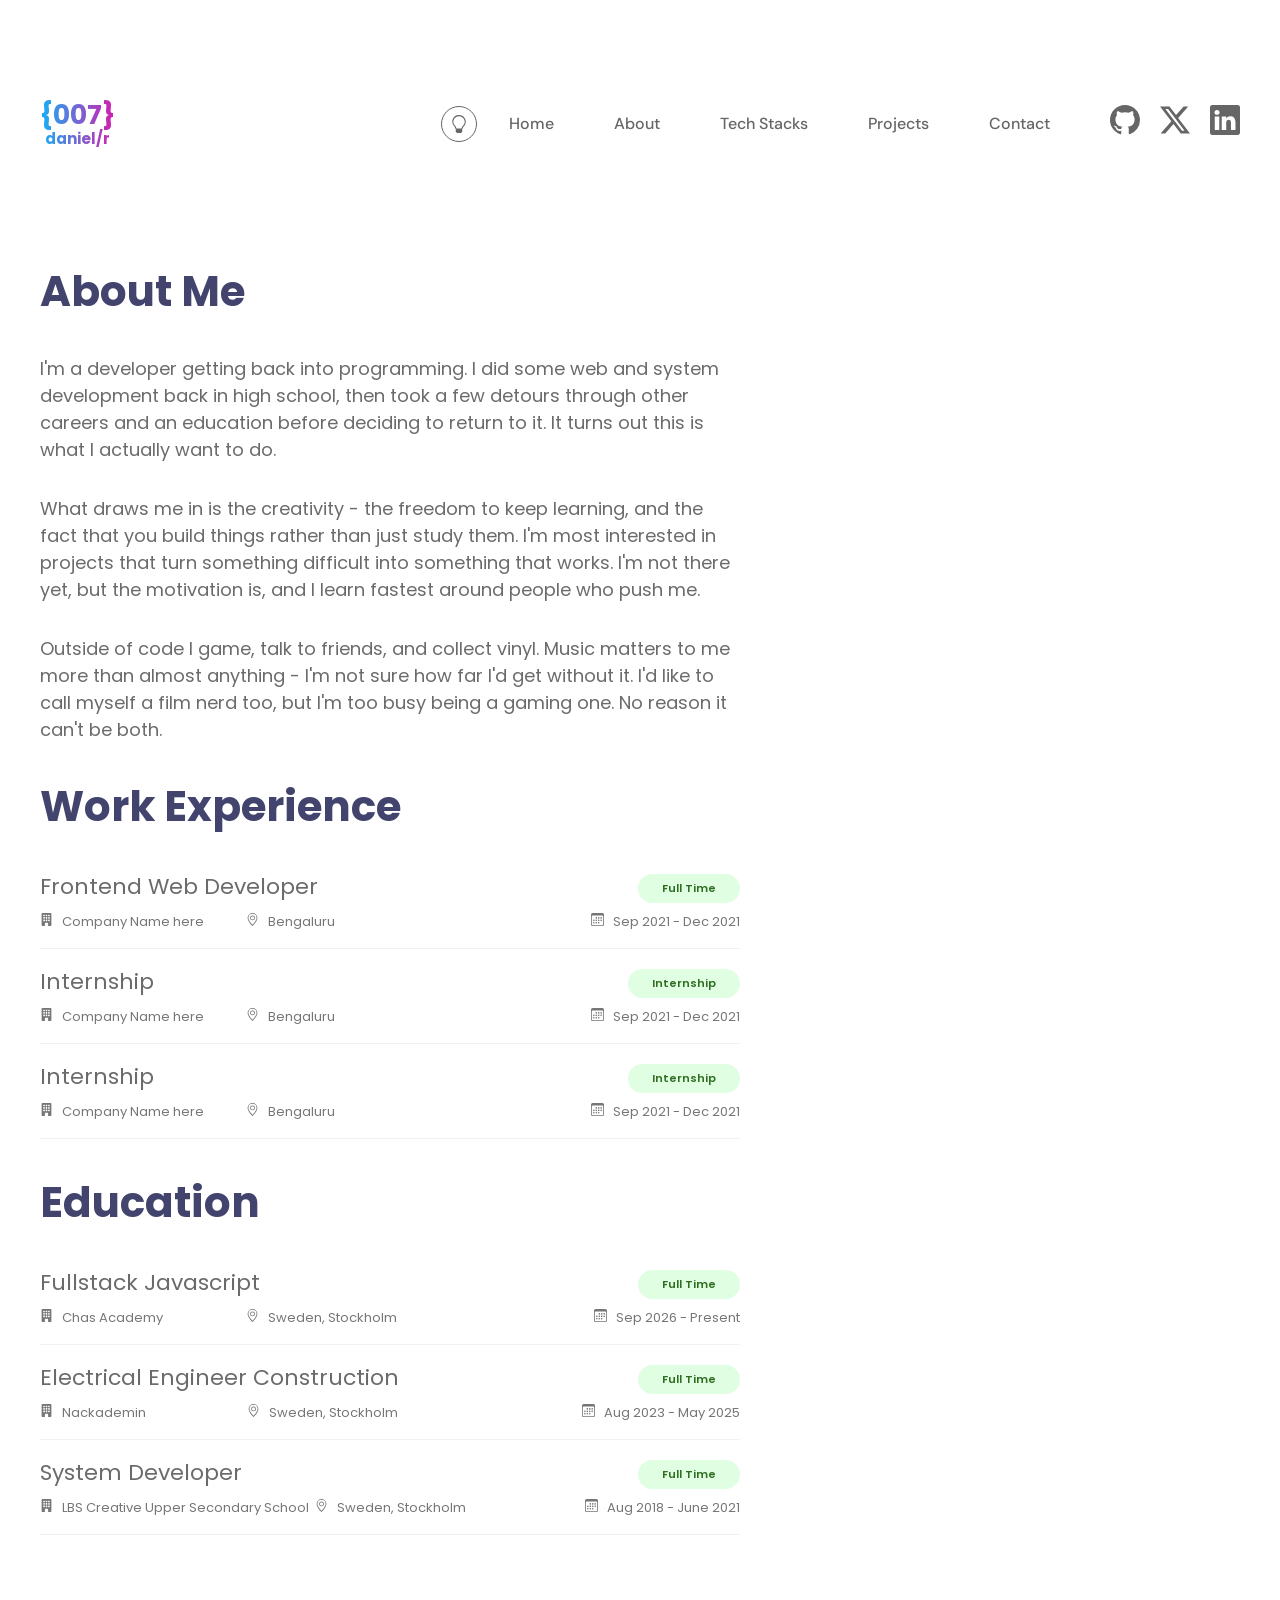
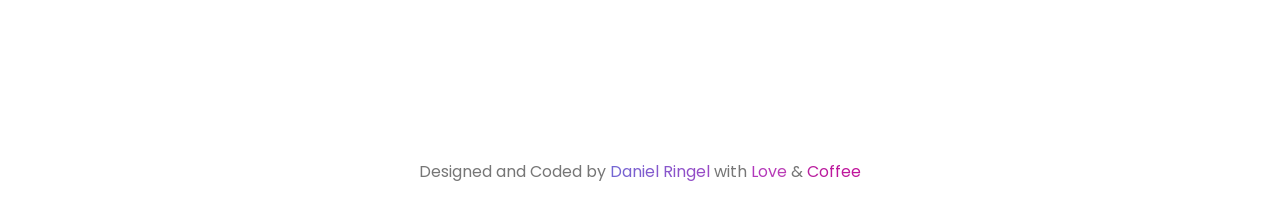
<file: pages/about.html>
<!doctype html>
<html lang="en">
  <head>
    <meta charset="UTF-8" />
    <meta name="viewport" content="width=device-width, initial-scale=1.0" />
    <link rel="stylesheet" href="../css/base.css" />
    <link rel="stylesheet" href="../css/about.css" />
    <script src="../js/theme.js" defer></script>
    <script src="../js/menu.js" defer></script>
    <script src="../js/cv.js" defer></script>
    <link rel="preconnect" href="https://fonts.googleapis.com" />
    <link rel="preconnect" href="https://fonts.gstatic.com" crossorigin />
    <link
      href="https://fonts.googleapis.com/css2?family=Poppins:wght@400;500;600;700&display=swap"
      rel="stylesheet"
    />
    <link
      href="https://fonts.googleapis.com/css2?family=DM+Sans:wght@400;500&family=Poppins:wght@400;500;600;700&display=swap"
      rel="stylesheet"
    />
    <title>About · Daniel Ringel</title>
  </head>
  <body>
    <!-- This is the header (Top-Container) -->
    <header>
      <!-- Logo being a clickable link to the site -->
      <a href="../index.html" class="logo">
        <span class="logo-code">{007}</span>
        <span class="logo-name">daniel/r</span>
      </a>
      <button
        class="theme-toggle"
        type="button"
        aria-label="Switch to dark mode"
      >
        <svg
          aria-hidden="true"
          xmlns="http://www.w3.org/2000/svg"
          width="16"
          height="16"
          fill="currentColor"
          class="bi bi-lightbulb"
          viewBox="0 0 16 16"
        >
          <path
            d="M2 6a6 6 0 1 1 10.174 4.31c-.203.196-.359.4-.453.619l-.762 1.769A.5.5 0 0 1 10.5 13a.5.5 0 0 1 0 1 .5.5 0 0 1 0 1l-.224.447a1 1 0 0 1-.894.553H6.618a1 1 0 0 1-.894-.553L5.5 15a.5.5 0 0 1 0-1 .5.5 0 0 1 0-1 .5.5 0 0 1-.46-.302l-.761-1.77a2 2 0 0 0-.453-.618A5.98 5.98 0 0 1 2 6m6-5a5 5 0 0 0-3.479 8.592c.263.254.514.564.676.941L5.83 12h4.342l.632-1.467c.162-.377.413-.687.676-.941A5 5 0 0 0 8 1"
          />
        </svg>
      </button>
      <button
        class="list-button"
        type="button"
        aria-label="Open menu"
        aria-expanded="false"
        aria-controls="page-list"
      >
        <svg
          xmlns="http://www.w3.org/2000/svg"
          width="16"
          height="16"
          fill="currentColor"
          viewBox="0 0 16 16"
        >
          <path
            fill-rule="evenodd"
            d="M2.5 12a.5.5 0 0 1 .5-.5h10a.5.5 0 0 1 0 1H3a.5.5 0 0 1-.5-.5m0-4a.5.5 0 0 1 .5-.5h10a.5.5 0 0 1 0 1H3a.5.5 0 0 1-.5-.5m0-4a.5.5 0 0 1 .5-.5h10a.5.5 0 0 1 0 1H3a.5.5 0 0 1-.5-.5"
          />
        </svg>
      </button>
      <!-- Navigator for the other pages and socials -->
      <nav id="page-list">
        <!-- Clickable links that takes you to other pages -->
        <ul class="pages">
          <li><a href="../index.html">Home</a></li>
          <li><a href="./about.html">About</a></li>
          <li>
            <a href="./tech-stack.html">
              <span class="mobile-only">Technologies</span>
              <span class="desktop-only">Tech Stacks</span>
            </a>
          </li>
          <li><a href="./projects.html">Projects</a></li>
          <li><a href="./contact.html">Contact</a></li>
        </ul>
        <!-- Clickable links that takes you to the corresponding social site -->
        <ul class="social-references">
          <li>
            <a href="http://www.x.com/" aria-label="X">
              <svg
                xmlns="http://www.w3.org/2000/svg"
                width="16"
                height="16"
                fill="currentColor"
                viewBox="0 0 16 16"
              >
                <path
                  d="M12.6.75h2.454l-5.36 6.142L16 15.25h-4.937l-3.867-5.07-4.425 5.07H.316l5.733-6.57L0 .75h5.063l3.495 4.633L12.601.75Zm-.86 13.028h1.36L4.323 2.145H2.865z"
                />
              </svg>
            </a>
          </li>
          <li>
            <a
              href="https://www.linkedin.com/in/daniel-ringel-713186295/"
              aria-label="LinkedIn"
            >
              <svg
                xmlns="http://www.w3.org/2000/svg"
                width="16"
                height="16"
                fill="currentColor"
                viewBox="0 0 16 16"
              >
                <path
                  d="M0 1.146C0 .513.526 0 1.175 0h13.65C15.474 0 16 .513 16 1.146v13.708c0 .633-.526 1.146-1.175 1.146H1.175C.526 16 0 15.487 0 14.854zm4.943 12.248V6.169H2.542v7.225zm-1.2-8.212c.837 0 1.358-.554 1.358-1.248-.015-.709-.52-1.248-1.342-1.248S2.4 3.226 2.4 3.934c0 .694.521 1.248 1.327 1.248zm4.908 8.212V9.359c0-.216.016-.432.08-.586.173-.431.568-.878 1.232-.878.869 0 1.216.662 1.216 1.634v3.865h2.401V9.25c0-2.22-1.184-3.252-2.764-3.252-1.274 0-1.845.7-2.165 1.193v.025h-.016l.016-.025V6.169h-2.4c.03.678 0 7.225 0 7.225z"
                />
              </svg>
            </a>
          </li>
          <li>
            <a href="https://github.com/Daniel-Ringel" aria-label="GitHub">
              <svg
                xmlns="http://www.w3.org/2000/svg"
                width="16"
                height="16"
                fill="currentColor"
                viewBox="0 0 16 16"
              >
                <path
                  d="M8 0C3.58 0 0 3.58 0 8c0 3.54 2.29 6.53 5.47 7.59.4.07.55-.17.55-.38 0-.19-.01-.82-.01-1.49-2.01.37-2.53-.49-2.69-.94-.09-.23-.48-.94-.82-1.13-.28-.15-.68-.52-.01-.53.63-.01 1.08.58 1.23.82.72 1.21 1.87.87 2.33.66.07-.52.28-.87.51-1.07-1.78-.2-3.64-.89-3.64-3.95 0-.87.31-1.59.82-2.15-.08-.2-.36-1.02.08-2.12 0 0 .67-.21 2.2.82.64-.18 1.32-.27 2-.27s1.36.09 2 .27c1.53-1.04 2.2-.82 2.2-.82.44 1.1.16 1.92.08 2.12.51.56.82 1.27.82 2.15 0 3.07-1.87 3.75-3.65 3.95.29.25.54.73.54 1.48 0 1.07-.01 1.93-.01 2.2 0 .21.15.46.55.38A8.01 8.01 0 0 0 16 8c0-4.42-3.58-8-8-8"
                />
              </svg>
            </a>
          </li>
        </ul>
      </nav>
    </header>
    <!-- The front of the page -->
    <main>
      <h1>About Me</h1>

      <p>
        I'm a developer getting back into programming. I did some web and system
        development back in high school, then took a few detours through other
        careers and an education before deciding to return to it. It turns out
        this is what I actually want to do.
      </p>
      <p>
        What draws me in is the creativity - the freedom to keep learning, and
        the fact that you build things rather than just study them. I'm most
        interested in projects that turn something difficult into something that
        works. I'm not there yet, but the motivation is, and I learn fastest
        around people who push me.
      </p>
      <p>
        Outside of code I game, talk to friends, and collect vinyl. Music
        matters to me more than almost anything - I'm not sure how far I'd get
        without it. I'd like to call myself a film nerd too, but I'm too busy
        being a gaming one. No reason it can't be both.
      </p>

      <h2>Work Experience</h2>

      <div id="work-list"></div>

      <h2>Education</h2>

      <div id="education-list"></div>
    </main>

    <footer>
      <p>
        Designed and Coded by
        <span class="gradient-text author">Daniel Ringel</span>
        with
        <span class="gradient-text love">Love</span>
        &
        <span class="gradient-text coffee">Coffee</span>
      </p>
    </footer>
  </body>
</html>
</file>
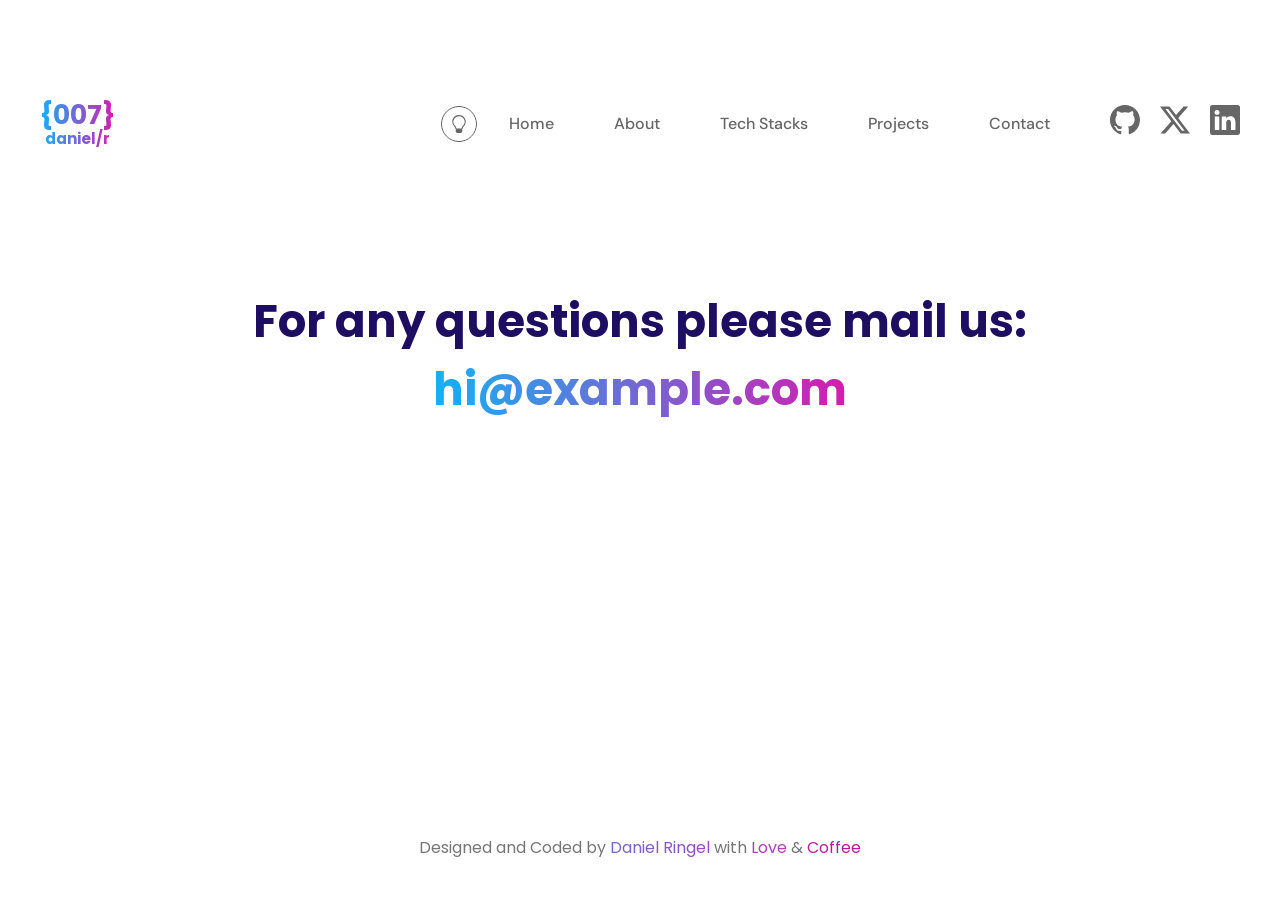
<file: pages/contact.html>
<!doctype html>
<html lang="en">
  <head>
    <meta charset="UTF-8" />
    <meta name="viewport" content="width=device-width, initial-scale=1.0" />
    <link rel="stylesheet" href="../css/base.css" />
    <link rel="stylesheet" href="../css/contact.css" />
    <script src="../js/theme.js" defer></script>
    <script src="../js/menu.js" defer></script>
    <link rel="preconnect" href="https://fonts.googleapis.com" />
    <link rel="preconnect" href="https://fonts.gstatic.com" crossorigin />
    <link
      href="https://fonts.googleapis.com/css2?family=Poppins:wght@400;500;600;700&display=swap"
      rel="stylesheet"
    />
    <link
      href="https://fonts.googleapis.com/css2?family=DM+Sans:wght@400;500&family=Poppins:wght@400;500;600;700&display=swap"
      rel="stylesheet"
    />
    <title>Contact · Daniel Ringel</title>
  </head>
  <body>
    <!-- This is the header (Top-Container) -->
    <header>
      <!-- Logo being a clickable link to the site -->
      <a href="../index.html" class="logo">
        <span class="logo-code">{007}</span>
        <span class="logo-name">daniel/r</span>
      </a>
      <button
        class="theme-toggle"
        type="button"
        aria-label="Switch to dark mode"
      >
        <svg
          aria-hidden="true"
          xmlns="http://www.w3.org/2000/svg"
          width="16"
          height="16"
          fill="currentColor"
          class="bi bi-lightbulb"
          viewBox="0 0 16 16"
        >
          <path
            d="M2 6a6 6 0 1 1 10.174 4.31c-.203.196-.359.4-.453.619l-.762 1.769A.5.5 0 0 1 10.5 13a.5.5 0 0 1 0 1 .5.5 0 0 1 0 1l-.224.447a1 1 0 0 1-.894.553H6.618a1 1 0 0 1-.894-.553L5.5 15a.5.5 0 0 1 0-1 .5.5 0 0 1 0-1 .5.5 0 0 1-.46-.302l-.761-1.77a2 2 0 0 0-.453-.618A5.98 5.98 0 0 1 2 6m6-5a5 5 0 0 0-3.479 8.592c.263.254.514.564.676.941L5.83 12h4.342l.632-1.467c.162-.377.413-.687.676-.941A5 5 0 0 0 8 1"
          />
        </svg>
      </button>
      <button class="list-button" type="button" aria-label="Open menu" aria-expanded="false" aria-controls="page-list">
        <svg
          xmlns="http://www.w3.org/2000/svg"
          width="16"
          height="16"
          fill="currentColor"
          viewBox="0 0 16 16"
        >
          <path
            fill-rule="evenodd"
            d="M2.5 12a.5.5 0 0 1 .5-.5h10a.5.5 0 0 1 0 1H3a.5.5 0 0 1-.5-.5m0-4a.5.5 0 0 1 .5-.5h10a.5.5 0 0 1 0 1H3a.5.5 0 0 1-.5-.5m0-4a.5.5 0 0 1 .5-.5h10a.5.5 0 0 1 0 1H3a.5.5 0 0 1-.5-.5"
          />
        </svg>
      </button>
      <!-- Navigator for the other pages and socials -->
      <nav id="page-list">
        <!-- Clickable links that takes you to other pages -->
        <ul class="pages">
          <li><a href="../index.html">Home</a></li>
          <li><a href="./about.html">About</a></li>
          <li>
            <a href="./tech-stack.html">
              <span class="mobile-only">Technologies</span>
              <span class="desktop-only">Tech Stacks</span>
            </a>
          </li>
          <li><a href="./projects.html">Projects</a></li>
          <li><a href="./contact.html">Contact</a></li>
        </ul>
        <!-- Clickable links that takes you to the corresponding social site -->
        <ul class="social-references">
          <li>
            <a href="http://www.x.com/" aria-label="X">
              <svg
                xmlns="http://www.w3.org/2000/svg"
                width="16"
                height="16"
                fill="currentColor"
                viewBox="0 0 16 16"
              >
                <path
                  d="M12.6.75h2.454l-5.36 6.142L16 15.25h-4.937l-3.867-5.07-4.425 5.07H.316l5.733-6.57L0 .75h5.063l3.495 4.633L12.601.75Zm-.86 13.028h1.36L4.323 2.145H2.865z"
                />
              </svg>
            </a>
          </li>
          <li>
            <a
              href="https://www.linkedin.com/in/daniel-ringel-713186295/"
              aria-label="LinkedIn"
            >
              <svg
                xmlns="http://www.w3.org/2000/svg"
                width="16"
                height="16"
                fill="currentColor"
                viewBox="0 0 16 16"
              >
                <path
                  d="M0 1.146C0 .513.526 0 1.175 0h13.65C15.474 0 16 .513 16 1.146v13.708c0 .633-.526 1.146-1.175 1.146H1.175C.526 16 0 15.487 0 14.854zm4.943 12.248V6.169H2.542v7.225zm-1.2-8.212c.837 0 1.358-.554 1.358-1.248-.015-.709-.52-1.248-1.342-1.248S2.4 3.226 2.4 3.934c0 .694.521 1.248 1.327 1.248zm4.908 8.212V9.359c0-.216.016-.432.08-.586.173-.431.568-.878 1.232-.878.869 0 1.216.662 1.216 1.634v3.865h2.401V9.25c0-2.22-1.184-3.252-2.764-3.252-1.274 0-1.845.7-2.165 1.193v.025h-.016l.016-.025V6.169h-2.4c.03.678 0 7.225 0 7.225z"
                />
              </svg>
            </a>
          </li>
          <li>
            <a href="https://github.com/Daniel-Ringel" aria-label="GitHub">
              <svg
                xmlns="http://www.w3.org/2000/svg"
                width="16"
                height="16"
                fill="currentColor"
                viewBox="0 0 16 16"
              >
                <path
                  d="M8 0C3.58 0 0 3.58 0 8c0 3.54 2.29 6.53 5.47 7.59.4.07.55-.17.55-.38 0-.19-.01-.82-.01-1.49-2.01.37-2.53-.49-2.69-.94-.09-.23-.48-.94-.82-1.13-.28-.15-.68-.52-.01-.53.63-.01 1.08.58 1.23.82.72 1.21 1.87.87 2.33.66.07-.52.28-.87.51-1.07-1.78-.2-3.64-.89-3.64-3.95 0-.87.31-1.59.82-2.15-.08-.2-.36-1.02.08-2.12 0 0 .67-.21 2.2.82.64-.18 1.32-.27 2-.27s1.36.09 2 .27c1.53-1.04 2.2-.82 2.2-.82.44 1.1.16 1.92.08 2.12.51.56.82 1.27.82 2.15 0 3.07-1.87 3.75-3.65 3.95.29.25.54.73.54 1.48 0 1.07-.01 1.93-.01 2.2 0 .21.15.46.55.38A8.01 8.01 0 0 0 16 8c0-4.42-3.58-8-8-8"
                />
              </svg>
            </a>
          </li>
        </ul>
      </nav>
    </header>
    <!-- The front of the page -->
    <main>
      <h1>
        For any questions please
        <span class="mobile-only">drop a mail</span>
        <span class="desktop-only">mail us:</span>
      </h1>
      <p>
        <a href="mailto:hi@example.com" class="gradient-contact">
          hi@example.com
        </a>
      </p>
      <p class="mobile-only">or</p>
      <p class="mobile-only">
        <a href="tel:+911234567890" class="gradient-contact">+91 12345 67890</a>
      </p>
    </main>

    <footer>
      <p>
        Designed and Coded by
        <span class="gradient-text author">Daniel Ringel</span>
        with
        <span class="gradient-text love">Love</span>
        &
        <span class="gradient-text coffee">Coffee</span>
      </p>
    </footer>
  </body>
</html>
</file>
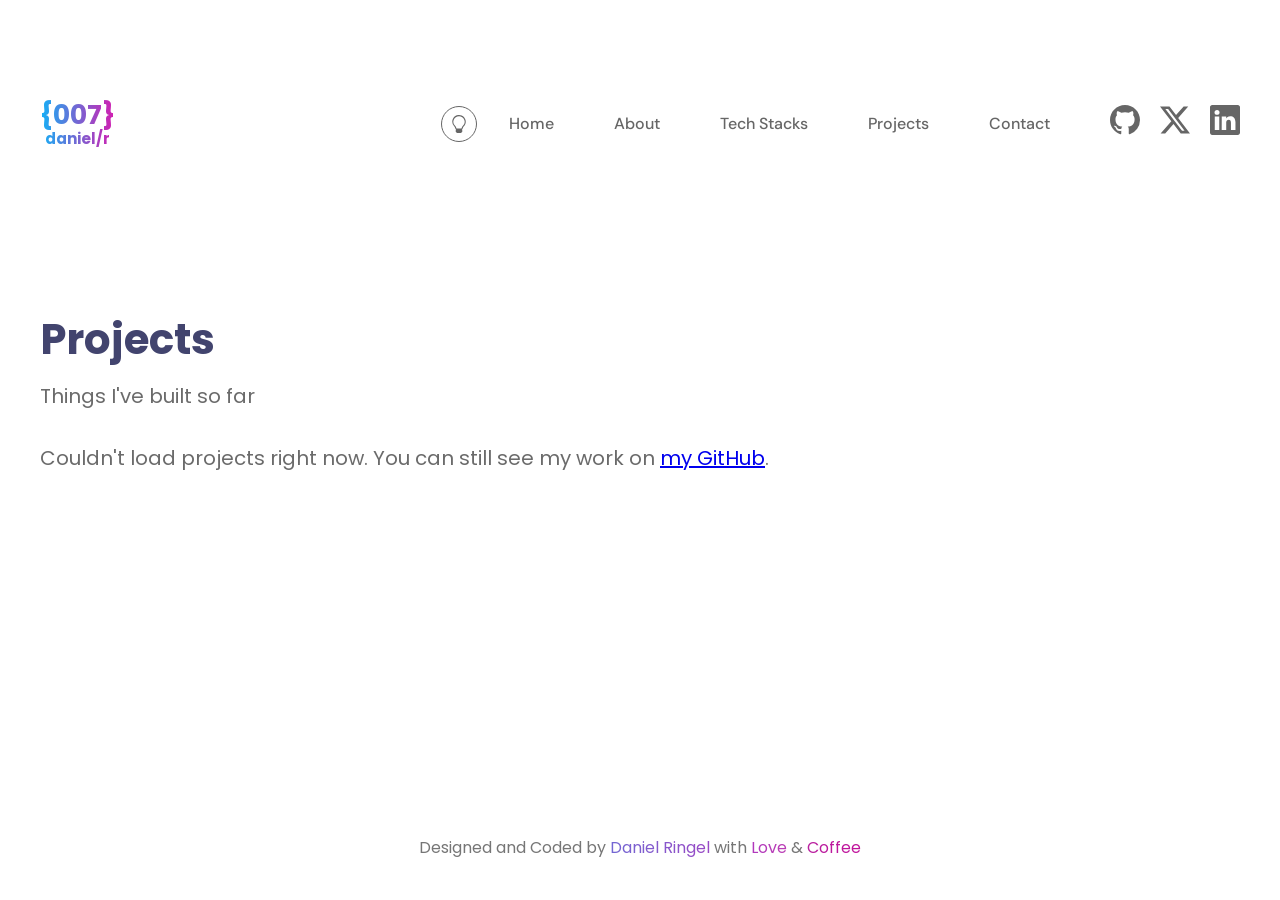
<file: pages/projects.html>
<!doctype html>
<html lang="en">
  <head>
    <meta charset="UTF-8" />
    <meta name="viewport" content="width=device-width, initial-scale=1.0" />
    <link rel="stylesheet" href="../css/base.css" />
    <link rel="stylesheet" href="../css/project.css" />
    <script src="../js/theme.js" defer></script>
    <script src="../js/menu.js" defer></script>
    <script src="../js/project.js" defer></script>
    <link rel="preconnect" href="https://fonts.googleapis.com" />
    <link rel="preconnect" href="https://fonts.gstatic.com" crossorigin />
    <link
      href="https://fonts.googleapis.com/css2?family=Poppins:wght@400;500;600;700&display=swap"
      rel="stylesheet"
    />
    <link
      href="https://fonts.googleapis.com/css2?family=DM+Sans:wght@400;500&family=Poppins:wght@400;500;600;700&display=swap"
      rel="stylesheet"
    />
    <title>Projects · Daniel Ringel</title>
  </head>
  <body>
    <!-- This is the header (Top-Container) -->
    <header>
      <!-- Logo being a clickable link to the site -->
      <a href="../index.html" class="logo">
        <span class="logo-code">{007}</span>
        <span class="logo-name">daniel/r</span>
      </a>
      <button
        class="theme-toggle"
        type="button"
        aria-label="Switch to dark mode"
      >
        <svg
          aria-hidden="true"
          xmlns="http://www.w3.org/2000/svg"
          width="16"
          height="16"
          fill="currentColor"
          class="bi bi-lightbulb"
          viewBox="0 0 16 16"
        >
          <path
            d="M2 6a6 6 0 1 1 10.174 4.31c-.203.196-.359.4-.453.619l-.762 1.769A.5.5 0 0 1 10.5 13a.5.5 0 0 1 0 1 .5.5 0 0 1 0 1l-.224.447a1 1 0 0 1-.894.553H6.618a1 1 0 0 1-.894-.553L5.5 15a.5.5 0 0 1 0-1 .5.5 0 0 1 0-1 .5.5 0 0 1-.46-.302l-.761-1.77a2 2 0 0 0-.453-.618A5.98 5.98 0 0 1 2 6m6-5a5 5 0 0 0-3.479 8.592c.263.254.514.564.676.941L5.83 12h4.342l.632-1.467c.162-.377.413-.687.676-.941A5 5 0 0 0 8 1"
          />
        </svg>
      </button>
      <button class="list-button" type="button" aria-label="Open menu" aria-expanded="false" aria-controls="page-list">
        <svg
          xmlns="http://www.w3.org/2000/svg"
          width="16"
          height="16"
          fill="currentColor"
          viewBox="0 0 16 16"
        >
          <path
            fill-rule="evenodd"
            d="M2.5 12a.5.5 0 0 1 .5-.5h10a.5.5 0 0 1 0 1H3a.5.5 0 0 1-.5-.5m0-4a.5.5 0 0 1 .5-.5h10a.5.5 0 0 1 0 1H3a.5.5 0 0 1-.5-.5m0-4a.5.5 0 0 1 .5-.5h10a.5.5 0 0 1 0 1H3a.5.5 0 0 1-.5-.5"
          />
        </svg>
      </button>
      <!-- Navigator for the other pages and socials -->
      <nav id="page-list">
        <!-- Clickable links that takes you to other pages -->
        <ul class="pages">
          <li><a href="../index.html">Home</a></li>
          <li><a href="./about.html">About</a></li>
          <li>
            <a href="./tech-stack.html">
              <span class="mobile-only">Technologies</span>
              <span class="desktop-only">Tech Stacks</span>
            </a>
          </li>
          <li><a href="./projects.html">Projects</a></li>
          <li><a href="./contact.html">Contact</a></li>
        </ul>
        <!-- Clickable links that takes you to the corresponding social site -->
        <ul class="social-references">
          <li>
            <a href="http://www.x.com/" aria-label="X">
              <svg
                xmlns="http://www.w3.org/2000/svg"
                width="16"
                height="16"
                fill="currentColor"
                viewBox="0 0 16 16"
              >
                <path
                  d="M12.6.75h2.454l-5.36 6.142L16 15.25h-4.937l-3.867-5.07-4.425 5.07H.316l5.733-6.57L0 .75h5.063l3.495 4.633L12.601.75Zm-.86 13.028h1.36L4.323 2.145H2.865z"
                />
              </svg>
            </a>
          </li>
          <li>
            <a
              href="https://www.linkedin.com/in/daniel-ringel-713186295/"
              aria-label="LinkedIn"
            >
              <svg
                xmlns="http://www.w3.org/2000/svg"
                width="16"
                height="16"
                fill="currentColor"
                viewBox="0 0 16 16"
              >
                <path
                  d="M0 1.146C0 .513.526 0 1.175 0h13.65C15.474 0 16 .513 16 1.146v13.708c0 .633-.526 1.146-1.175 1.146H1.175C.526 16 0 15.487 0 14.854zm4.943 12.248V6.169H2.542v7.225zm-1.2-8.212c.837 0 1.358-.554 1.358-1.248-.015-.709-.52-1.248-1.342-1.248S2.4 3.226 2.4 3.934c0 .694.521 1.248 1.327 1.248zm4.908 8.212V9.359c0-.216.016-.432.08-.586.173-.431.568-.878 1.232-.878.869 0 1.216.662 1.216 1.634v3.865h2.401V9.25c0-2.22-1.184-3.252-2.764-3.252-1.274 0-1.845.7-2.165 1.193v.025h-.016l.016-.025V6.169h-2.4c.03.678 0 7.225 0 7.225z"
                />
              </svg>
            </a>
          </li>
          <li>
            <a href="https://github.com/Daniel-Ringel" aria-label="GitHub">
              <svg
                xmlns="http://www.w3.org/2000/svg"
                width="16"
                height="16"
                fill="currentColor"
                viewBox="0 0 16 16"
              >
                <path
                  d="M8 0C3.58 0 0 3.58 0 8c0 3.54 2.29 6.53 5.47 7.59.4.07.55-.17.55-.38 0-.19-.01-.82-.01-1.49-2.01.37-2.53-.49-2.69-.94-.09-.23-.48-.94-.82-1.13-.28-.15-.68-.52-.01-.53.63-.01 1.08.58 1.23.82.72 1.21 1.87.87 2.33.66.07-.52.28-.87.51-1.07-1.78-.2-3.64-.89-3.64-3.95 0-.87.31-1.59.82-2.15-.08-.2-.36-1.02.08-2.12 0 0 .67-.21 2.2.82.64-.18 1.32-.27 2-.27s1.36.09 2 .27c1.53-1.04 2.2-.82 2.2-.82.44 1.1.16 1.92.08 2.12.51.56.82 1.27.82 2.15 0 3.07-1.87 3.75-3.65 3.95.29.25.54.73.54 1.48 0 1.07-.01 1.93-.01 2.2 0 .21.15.46.55.38A8.01 8.01 0 0 0 16 8c0-4.42-3.58-8-8-8"
                />
              </svg>
            </a>
          </li>
        </ul>
      </nav>
    </header>
    <!-- The front of the page -->
    <main>
      <h1>Projects</h1>
      <p class="desktop-only">Things I've built so far</p>
      
      <p id="projects-status" role="status">
        <span class="spinner" aria-hidden="true"></span>
        <span>Loading projects<span class="loading-dots" aria-hidden="true"></span></span>
      </p>

      <ul class="project-list" id="projects-list"></ul>

    </main>

    <footer>
      <p>
        Designed and Coded by
        <span class="gradient-text author">Daniel Ringel</span>
        with
        <span class="gradient-text love">Love</span>
        &
        <span class="gradient-text coffee">Coffee</span>
      </p>
    </footer>
  </body>
</html>
</file>
<file: css/base.css>
* {
  margin: 0;
  padding: 0;
  box-sizing: border-box;
}

:root {
  color-scheme: light;

  --color-blue: #2563eb;
  --color-purple: #8c56d4;
  --color-logo-start-gradient: #13b1f6;
  --color-logo-end-gradient: #d51cb0;
  --color-author-start-gradient: #7267d3;
  --color-author-end-gradient: #9949c5;
  --color-coffee-start-gradient: #b8209f;
  --color-coffee-end-gradient: #c1129b;
  --color-love-start-gradient: #b038bd;
  --color-love-end-gradient: #bb3eb4;
  --color-text: #19191a;
  --color-bg: #ffffff;
  --color-nav: #666666;
  --color-footer: #767676;
  --color-heading: #2b2b45;
  --color-text-muted: #6b6b6b;
  --color-text-muted-ligher: #767676;
  --color-tag-bg: #dffee2;
  --color-tag-text: #2f6e21;
  --color-border-mobile: #e0e0e0;
  --color-border-desktop: #f1f1f2;
  --color-header-about: #42446e;
  --color-link: #333333;
  --color-shadow: #00000033;
  --color-black: #000000;
  --color-contact-paragraph: #1e0e62;
  --color-card-bg: #ffffff;
}

body {
  font-family: "Poppins", sans-serif;
  background: var(--color-bg);
  color: var(--color-text);
  padding: 20px;
  display: flex;
  flex-direction: column;
  min-height: 100vh;
}

header {
  display: flex;
  flex-wrap: wrap;
  justify-content: space-between;
  align-items: center;
}

.theme-toggle {
  margin-left: auto;
  margin-right: 1rem;
  width: 36px;
  height: 36px;
  border-radius: 50%;
  display: flex;
  align-items: center;
  justify-content: center;
  background: none;
  color: var(--color-text);
  border: 1px solid currentColor;
  cursor: pointer;
}

.theme-toggle svg {
  width: 18px;
  height: 18px;
}

.logo {
  background: linear-gradient(
    to right,
    var(--color-logo-start-gradient),
    var(--color-logo-end-gradient)
  );
  background-clip: text;
  -webkit-background-clip: text;
  color: transparent;
  display: flex;
  flex-direction: column;
  text-decoration: none;
  font-weight: 700;
  line-height: 1.15;
}

.logo-code {
  font-size: 26.5px;
  text-align: center;
}

.logo-name {
  font-size: 15px;
  text-align: center;
}

.list-button {
  background: none;
  border: none;
  padding: 0;
  cursor: pointer;
  color: var(--color-text);
}

.list-button svg {
  width: 30px;
  height: auto;
}

nav {
  width: 100%;
  display: none;
  flex-direction: column;
  align-content: center;
  gap: 20px;
  margin-top: 24px;
}

nav.is-open {
  display: flex;
}

.desktop-only {
  display: none;
}

.pages {
  font-family: "DM Sans", sans-serif;
  list-style: none;
  display: flex;
  flex-direction: column;
  gap: 8px;
  text-align: center;
}

.pages a {
  text-decoration: none;
  color: var(--color-text);
  font-weight: 500;
}

.social-references {
  display: flex;
  justify-content: space-evenly;
  list-style: none;
  reading-flow: flex-visual;
}

.social-references svg {
  width: 30px;
  height: 30px;
}

.social-references a {
  color: var(--color-text);
}

main {
  flex: 1;
}

.main-author {
  background: linear-gradient(to right, var(--color-blue), var(--color-purple));
}

.author {
  background: var(--color-text);
}

.love {
  background: linear-gradient(to right, var(--color-blue), var(--color-purple));
}

.coffee {
  background: linear-gradient(to right, var(--color-blue), var(--color-purple));
}

.gradient-text {
  -webkit-background-clip: text;
  background-clip: text;
  color: transparent;
}

footer {
  text-align: center;
}

.visually-hidden {
  position: absolute;
  width: 1px;
  height: 1px;
  overflow: hidden;
  clip-path: inset(50%);
  white-space: nowrap;
}

@media (min-width: 600px) {
  body {
    padding: 40px 20px;
  }

  header,
  main,
  footer {
    max-width: 1200px;
    width: 100%;
    margin-left: auto;
    margin-right: auto;
  }

  header {
    margin-top: 60px;
  }

  :root {
    --color-text: #2b2b45;
  }

  .list-button {
    display: none;
  }

  nav {
    width: auto;
    display: flex;
    flex-direction: row;
    justify-content: flex-end;
    align-items: center;
    margin-top: 0;
    gap: 60px;
  }

  .theme-toggle {
    margin-right: 2rem;
    color: var(--color-nav);
  }

  .mobile-only {
    display: none;
  }
  .desktop-only {
    display: inline;
  }

  .pages {
    flex-direction: row;
    gap: 60px;
  }

  .pages a {
    color: var(--color-nav);
  }

  .social-references {
    gap: 20px;
  }

  .social-references svg {
    width: 30px;
    color: var(--color-nav);
  }

  .social-references li:nth-child(3) {
    order: 1;
  }
  .social-references li:nth-child(1) {
    order: 2;
  }
  .social-references li:nth-child(2) {
    order: 3;
  }

  section.mobile-only {
    display: none;
  }

  p > .author {
    background: linear-gradient(
      to right,
      var(--color-author-start-gradient),
      var(--color-author-end-gradient)
    );
    -webkit-background-clip: text;
    background-clip: text;
    color: transparent;
  }

  .love {
    background: linear-gradient(
      to right,
      var(--color-love-start-gradient),
      var(--color-love-end-gradient)
    );
  }

  .coffee {
    background: linear-gradient(
      to right,
      var(--color-coffee-start-gradient),
      var(--color-coffee-end-gradient)
    );
  }

  .gradient-text {
    -webkit-background-clip: text;
    background-clip: text;
    color: transparent;
  }

  footer {
    color: var(--color-footer);
  }
}

:root.dark {
  color-scheme: dark;
  --color-blue: #3a86ff;
  --color-purple: #a78bfa;
  --color-logo-start-gradient: #13b1f6;
  --color-logo-end-gradient: #d51cb0;
  --color-author-start-gradient: #9d8cf0;
  --color-author-end-gradient: #b088f0;
  --color-coffee-start-gradient: #f06ec8;
  --color-coffee-end-gradient: #ff6fc8;
  --color-love-start-gradient: #d07ad8;
  --color-love-end-gradient: #d68be0;
  --color-text: #d9d9d9;
  --color-bg: #191919;
  --color-nav: #a7a7a7;
  --color-footer: #cccccc;
  --color-heading: #cccccc;
  --color-text-muted: #cccccc;
  --color-text-muted-ligher: #d9d9d9;
  --color-tag-bg: #dffee2;
  --color-tag-text: #2f6e21;
  --color-border-mobile: #e0e0e0;
  --color-border-desktop: #f1f1f2;
  --color-header-about: #cccccc;
  --color-link: #ffffff;
  --color-shadow: #00000033;
  --color-black: #cccccc;
  --color-contact-paragraph: #cccccc;
  --color-card-bg: #363636;
}

.dark .project-links img {
  filter: invert(1);
}

.dark .invert-dark {
  filter: invert(1);
}
</file>
<file: css/about.css>
main {
  margin-top: 80px;
}

main h1 {
  margin-bottom: 7.5%;
}

main > p {
  color: var(--color-text-muted);
  margin-bottom: 32px;
}

main h2 {
  font-size: 32px;
  margin-bottom: 32px;
}

main h3 {
  font-size: 16px;
  font-weight: 400;
}

.experience {
  display: grid;
  grid-template-columns: 1fr auto;
  row-gap: 4px;
  padding-bottom: 16px;
  margin-bottom: 16px;
  border-bottom: 1px solid var(--color-border-mobile);
}

.experience h3 {
  grid-column: 1;
  grid-row: 1;
  color: var(--color-text-muted);
}

.experience .tag {
  grid-column: 2;
  grid-row: 1;
  justify-self: end;
  align-self: start;
}

.experience .company {
  grid-column: 1;
  grid-row: 2;
  font-size: 14px;
}

.company span,
.location span {
  color: var(--color-text-muted);
}

.experience .location {
  grid-column: 1;
  grid-row: 3;
  font-size: 14px;
}

.experience .dates {
  grid-column: 2;
  grid-row: 2;
  justify-self: end;
  color: var(--color-text-muted);
  font-size: 14px;
}

.experience svg {
  margin-right: 6px;
}

.tag {
  background: var(--color-tag-bg);
  color: var(--color-tag-text);
  padding: 4px 12px;
  border-radius: 999px;
  font-size: 13px;
  white-space: nowrap;
}

@media (max-width: 599px) {
  footer {
    position: fixed;
    bottom: 0;
    left: 0;
    right: 0;
    color: var(--color-text-muted);
    background: var(--color-bg);
    font-size: 13px;
  }

  .author {
    color: var(--color-text-muted);
  }
}

@media (min-width: 600px) {
  main {
    max-width: 1200px;
    margin-left: auto;
    margin-right: auto;
    padding-right: 500px;
  }

  main h1,
  main h2 {
    font-size: 42px;
    margin-top: 32px;
    margin-bottom: 32px;
    color: var(--color-header-about);
  }

  main p {
    font-size: 18px;
  }

  .experience {
    grid-template-columns: minmax(200px, auto) auto 1fr;
    border-color: var(--color-border-desktop);
  }

  .location svg {
    margin-left: 6px;
  }

  .experience h3 {
    font-size: 22px;
    grid-column: 1 / 3;
    grid-row: 1;
    color: var(--color-text-muted);
  }
  .experience .tag {
    grid-column: 3;
    grid-row: 1;
    font-size: 11px;
    font-weight: 600;
    margin-bottom: 5px;
    margin-top: 4px;
    padding: 6px 24px;
  }

  .experience .company {
    grid-column: 1;
    grid-row: 2;
    font-size: 13px;
  }
  .experience .location {
    grid-column: 2;
    grid-row: 2;
    font-size: 13px;
  }
  .experience .dates {
    grid-column: 3;
    grid-row: 2;
    justify-self: end;
    font-size: 13px;
    color: var(--color-text-muted-ligher);
  }

  .experience svg {
    width: 13px;
    height: 13px;
    color: var(--color-text-muted-ligher);
  }

  .experience .location span,
  .experience .company span {
    color: var(--color-text-muted-ligher);
  }

  #education-list .experience:last-child {
    margin-bottom: 224px;
  }
}
</file>
<file: css/contact.css>
main {
  text-align: center;
  padding-top: 120px;
}

main h1 {
  font-size: 18px;
  margin-bottom: 16px;
}

main a {
  text-decoration: none;
  font-size: 22px;
  font-weight: 700;
}

.gradient-contact {
  background: linear-gradient(
    to right,
    var(--color-logo-start-gradient),
    var(--color-logo-end-gradient)
  );
  background-clip: text;
  -webkit-background-clip: text;
  color: transparent;
}

@media (max-width: 599px) {
  footer {
    position: fixed;
    bottom: 0;
    left: 0;
    right: 0;
    color: var(--color-text-muted);
    background: var(--color-bg);
    font-size: 13px;
  }

  .author {
    color: var(--color-text-muted);
  }
}

@media (min-width: 600px) {
  main {
    padding-top: 140px;
  }

  main h1 {
    color: var(--color-contact-paragraph);
    font-size: 45px;
    margin-bottom: 0;
  }

  main a {
    font-size: 45px;
  }
}
</file>
<file: css/project.css>
main {
  margin-top: 40px;
}

main h1 {
  font-size: 18px;
  font-weight: 700;
  margin-bottom: 20px;
}

#projects-status {
  display: flex;
  align-items: center;
  gap: 12px;
  margin-top: 32px;
}

#projects-status[hidden] {
  display: none;
}

.spinner {
  width: 20px;
  height: 20px;
  border-radius: 50%;
  border: 3px solid var(--color-border-mobile);
  border-top-color: var(--color-purple);
  animation: spin 0.8s linear infinite;
}

.loading-dots::after {
  content: "";
  display: inline-block;
  width: 3ch;
  animation: dots 1.5s steps(1) infinite;
}

.project-list {
  list-style: none;
  display: grid;
  gap: 32px;
}

.project-list li:last-child {
  margin-bottom: 32px;
}

.project-card {
  background: var(--color-bg);
  border-radius: 20px;
  overflow: hidden;
  box-shadow: 0 0px 100px var(--color-shadow);
}

.project-card h2 {
  font-size: 15px;
  font-weight: 600;
  margin-bottom: 10px;
}

.project-card img {
  width: 100%;
  aspect-ratio: 4 / 3;
  object-fit: cover;
  display: block;
}

.project-body {
  background-color: var(--color-card-bg);
  padding: 14px 16px;
}

.project-description {
  font-size: 13px;
  line-height: 1.5;
  margin-bottom: 12px;
}

.project-stack {
  font-size: 13px;
}

.project-links {
  display: flex;
  justify-content: space-between;
  font-size: 13px;
  margin-top: 14px;
}

.project-links a {
  color: var(--color-link);
  display: flex;
  align-items: center;
  gap: 6px;
}

.project-links img {
  width: 20px;
  height: 20px;
  flex-shrink: 0;
}

@media (max-width: 599px) {
  footer {
    position: fixed;
    bottom: 0;
    left: 0;
    right: 0;
    color: var(--color-text-muted);
    background: var(--color-bg);
    font-size: 13px;
  }

  .author {
    color: var(--color-text-muted);
  }

  main .desktop-only {
    display: none;
  }
}

@media (min-width: 600px) {
  main h1 {
    color: var(--color-header-about);
    margin-top: 120px;
    font-size: 42px;
    margin-bottom: 10px;
  }

  main > p {
    font-size: 20px;
    color: var(--color-text-muted);
  }

  .project-list {
    grid-template-columns: repeat(3, 1fr);
    gap: 50px;
  }

  .project-card {
    width: 373px;
  }

  .project-card img {
    width: 375px;
    height: 260px;
  }

  .project-body {
    padding: 20px 30px;
  }

  .project-card h2 {
    color: var(--color-black);
    font-size: 28px;
    line-height: 1.3;
    margin-bottom: 14px;
  }

  .project-description {
    color: var(--color-text-muted);
    font-size: 18px;
    line-height: 1.55;
    margin-top: 12px;
  }

  .project-stack {
    color: var(--color-header-about);
    font-size: 16px;
    margin-top: 14px;
  }

  .project-links {
    font-size: 16px;
    margin-top: 18px;
    justify-content: space-around;
  }

  .project-links a {
    color: var(--color-black);
  }

  .project-links img {
    width: 20px;
    height: 20px;
  }

  strong {
    font-weight: 500;
  }

  .project-list {
    margin-top: 100px;
  }

  .project-list li:last-child {
    margin-bottom: 60px;
  }

  main .mobile-only {
    display: none;
  }
}

@keyframes spin {
  to { transform: rotate(360deg);}
}

@keyframes dots {
  0% { content: "."; }
  33% { content: ".."; }
  66% { content: "..."; }
}

@media (prefers-reduced-motion: reduce) {
  .spinner { animation: none; }
  .loading-dots::after { animation: none; content: "..."; }
}
</file>
